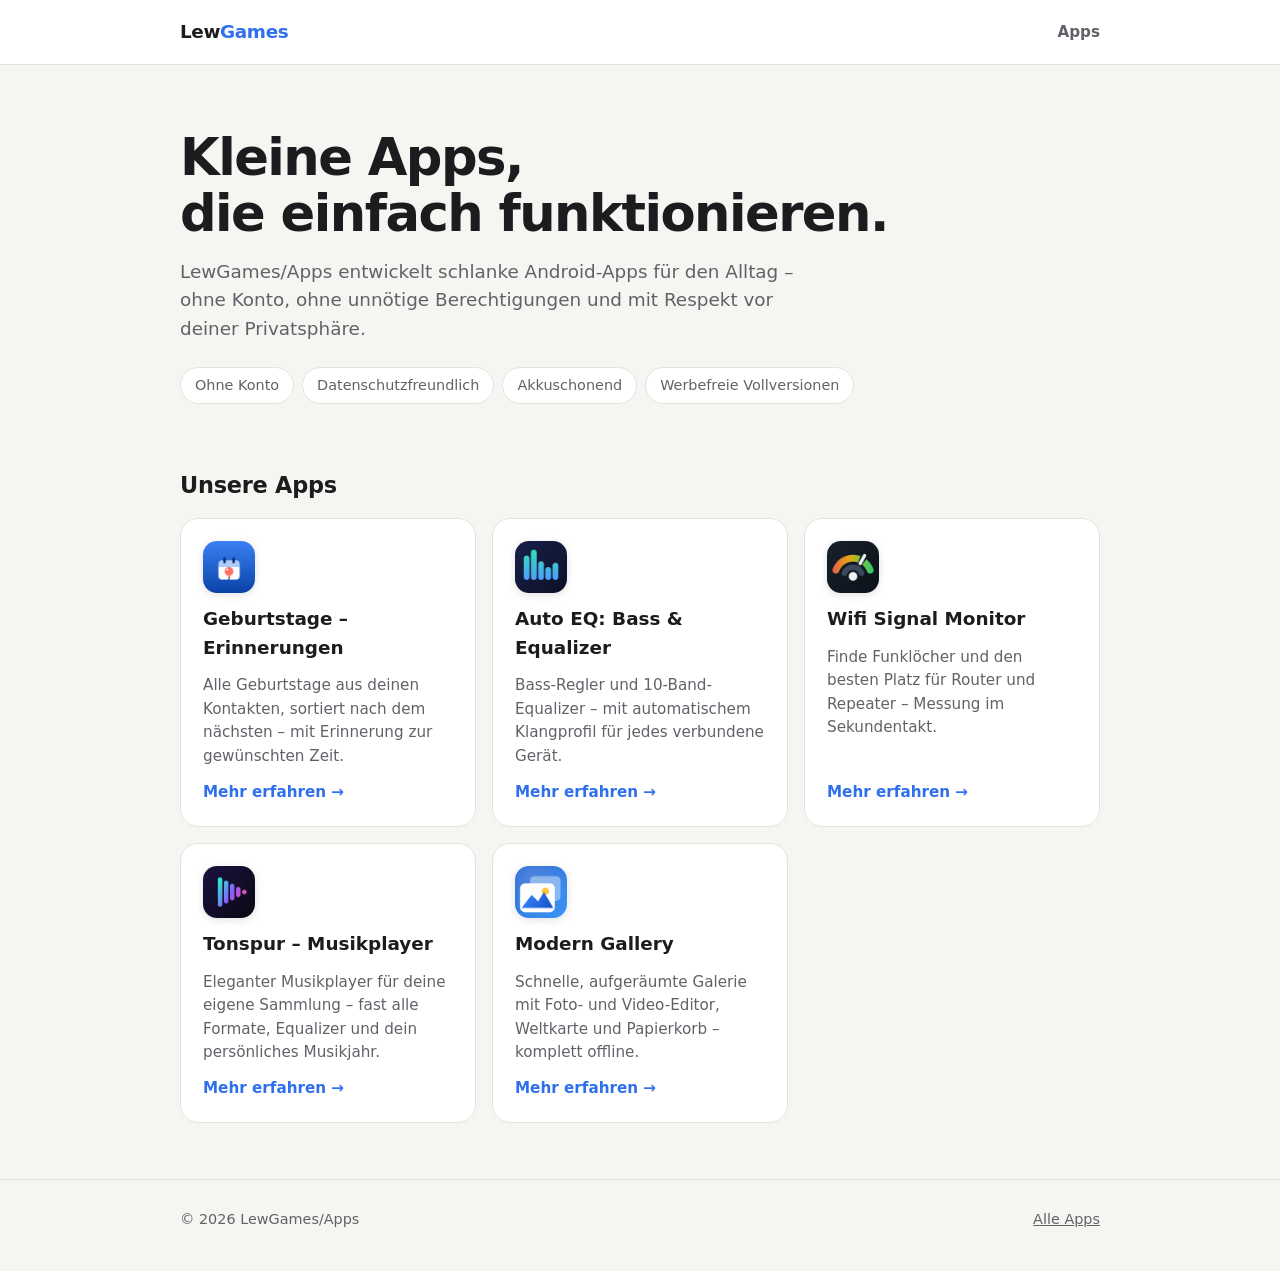
<file: index.html>
<!DOCTYPE html>
<html lang="de">
<head>
<meta charset="utf-8">
<meta name="viewport" content="width=device-width, initial-scale=1">
<title>LewGames/Apps – Android-Apps</title>
<meta name="description" content="Schlanke Android-Apps von LewGames/Apps: Geburtstage, Auto EQ, Wifi Signal Monitor, Tonspur und Modern Gallery.">
<link rel="stylesheet" href="style.css">
</head>
<body>
<header class="site">
  <div class="wrap">
    <a class="brand" href="index.html">Lew<span>Games</span></a>
    <nav><a href="index.html#apps">Apps</a></nav>
  </div>
</header>
<main class="wrap">
<section class="hero">
  <h1>Kleine Apps,<br>die einfach funktionieren.</h1>
  <p>LewGames/Apps entwickelt schlanke Android-Apps für den Alltag – ohne Konto, ohne unnötige Berechtigungen und mit Respekt vor deiner Privatsphäre.</p>
  <div class="pills">
    <span class="pill">Ohne Konto</span>
    <span class="pill">Datenschutzfreundlich</span>
    <span class="pill">Akkuschonend</span>
    <span class="pill">Werbefreie Vollversionen</span>
  </div>
</section>
<h2 class="section" id="apps">Unsere Apps</h2>
<section class="grid">
  <a class="card" href="geburtstage.html">
    <img class="icon" src="geburtstage.png" alt="Geburtstage – Erinnerungen Icon" width="52" height="52">
    <h3>Geburtstage – Erinnerungen</h3>
    <p>Alle Geburtstage aus deinen Kontakten, sortiert nach dem nächsten – mit Erinnerung zur gewünschten Zeit.</p>
    <span class="more">Mehr erfahren →</span>
  </a>
  <a class="card" href="auto-eq.html">
    <img class="icon" src="auto-eq.png" alt="Auto EQ: Bass &amp; Equalizer Icon" width="52" height="52">
    <h3>Auto EQ: Bass &amp; Equalizer</h3>
    <p>Bass-Regler und 10-Band-Equalizer – mit automatischem Klangprofil für jedes verbundene Gerät.</p>
    <span class="more">Mehr erfahren →</span>
  </a>
  <a class="card" href="wifi-signal-monitor.html">
    <img class="icon" src="wifi-signal-monitor.png" alt="Wifi Signal Monitor Icon" width="52" height="52">
    <h3>Wifi Signal Monitor</h3>
    <p>Finde Funklöcher und den besten Platz für Router und Repeater – Messung im Sekundentakt.</p>
    <span class="more">Mehr erfahren →</span>
  </a>
  <a class="card" href="tonspur.html">
    <img class="icon" src="tonspur.png" alt="Tonspur – Musikplayer Icon" width="52" height="52">
    <h3>Tonspur – Musikplayer</h3>
    <p>Eleganter Musikplayer für deine eigene Sammlung – fast alle Formate, Equalizer und dein persönliches Musikjahr.</p>
    <span class="more">Mehr erfahren →</span>
  </a>
  <a class="card" href="modern-gallery.html">
    <img class="icon" src="modern-gallery.png" alt="Modern Gallery Icon" width="52" height="52">
    <h3>Modern Gallery</h3>
    <p>Schnelle, aufgeräumte Galerie mit Foto- und Video-Editor, Weltkarte und Papierkorb – komplett offline.</p>
    <span class="more">Mehr erfahren →</span>
  </a>
</section>
</main>
<footer class="site">
  <div class="wrap">
    <span>© 2026 LewGames/Apps</span>
    <a href="index.html#apps">Alle Apps</a>
  </div>
</footer>
</body>
</html>
</file>
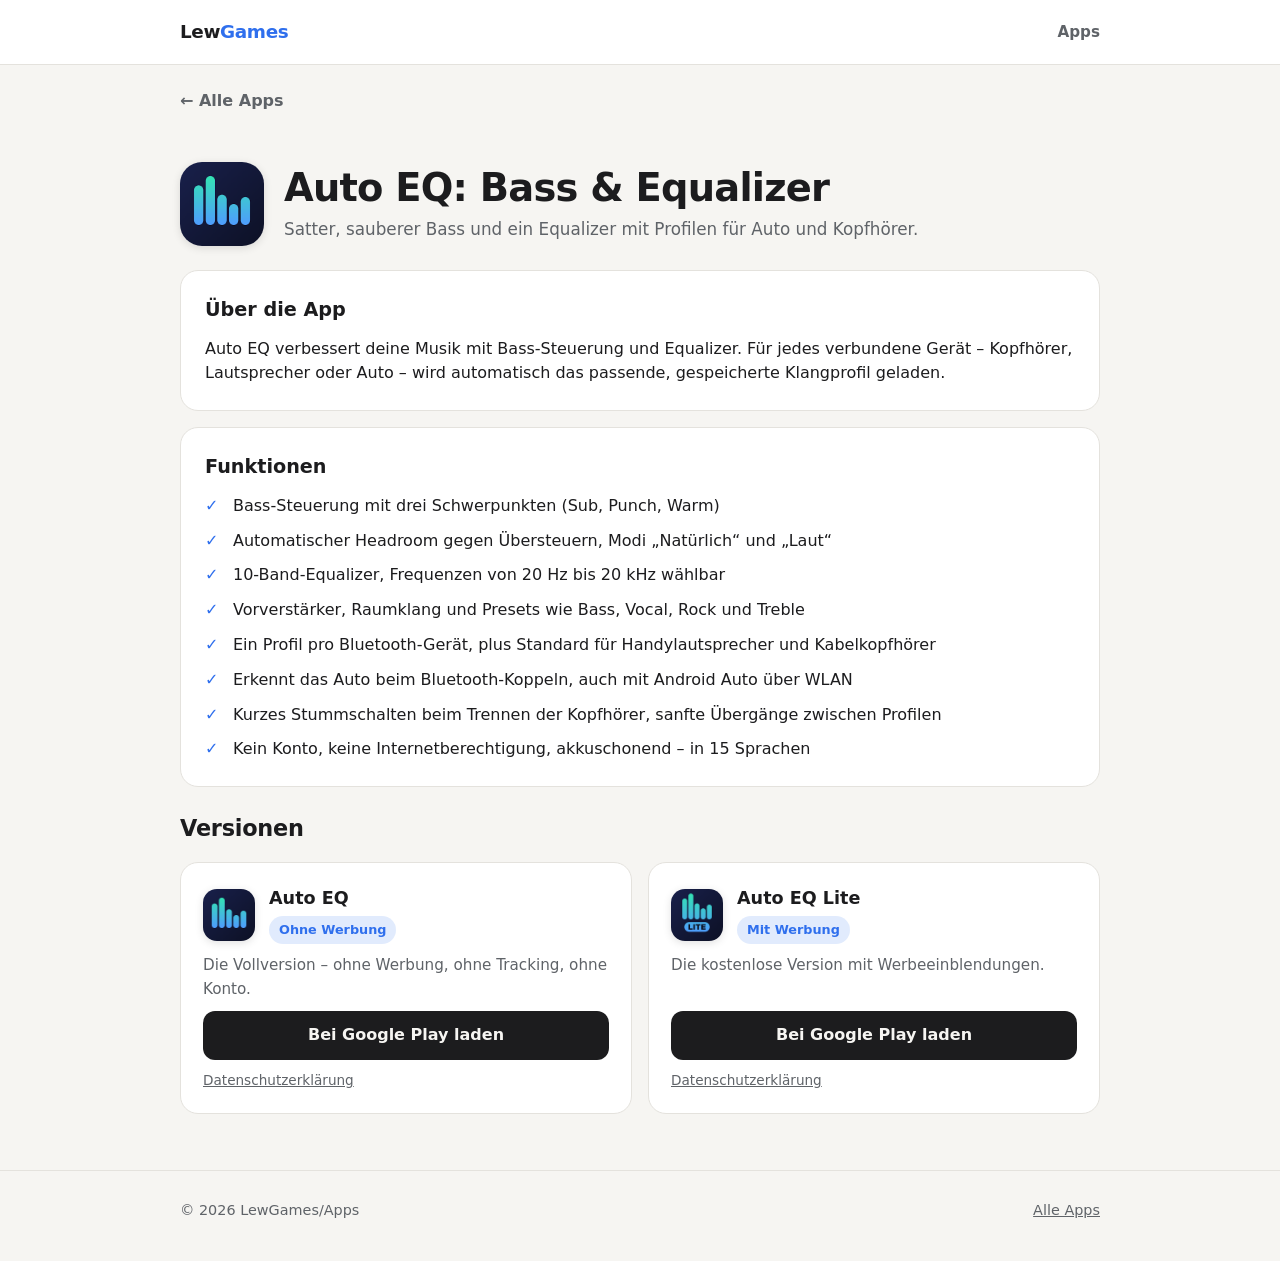
<file: auto-eq.html>
<!DOCTYPE html>
<html lang="de">
<head>
<meta charset="utf-8">
<meta name="viewport" content="width=device-width, initial-scale=1">
<title>Auto EQ: Bass &amp; Equalizer – LewGames/Apps</title>
<meta name="description" content="Satter, sauberer Bass und ein Equalizer mit Profilen für Auto und Kopfhörer.">
<link rel="stylesheet" href="style.css">
</head>
<body>
<header class="site">
  <div class="wrap">
    <a class="brand" href="index.html">Lew<span>Games</span></a>
    <nav><a href="index.html#apps">Apps</a></nav>
  </div>
</header>
<main class="wrap">
<a class="back" href="index.html">← Alle Apps</a>
<section class="app-hero">
  <img class="icon big" src="auto-eq.png" alt="Auto EQ: Bass &amp; Equalizer Icon" width="84" height="84">
  <div>
    <h1>Auto EQ: Bass &amp; Equalizer</h1>
    <p>Satter, sauberer Bass und ein Equalizer mit Profilen für Auto und Kopfhörer.</p>
  </div>
</section>
<section class="panel">
  <h2>Über die App</h2>
    <p>Auto EQ verbessert deine Musik mit Bass-Steuerung und Equalizer. Für jedes verbundene Gerät – Kopfhörer, Lautsprecher oder Auto – wird automatisch das passende, gespeicherte Klangprofil geladen.</p>
</section>
  <section class="panel">
    <h2>Funktionen</h2>
    <ul class="features">
      <li>Bass-Steuerung mit drei Schwerpunkten (Sub, Punch, Warm)</li>
      <li>Automatischer Headroom gegen Übersteuern, Modi „Natürlich“ und „Laut“</li>
      <li>10-Band-Equalizer, Frequenzen von 20 Hz bis 20 kHz wählbar</li>
      <li>Vorverstärker, Raumklang und Presets wie Bass, Vocal, Rock und Treble</li>
      <li>Ein Profil pro Bluetooth-Gerät, plus Standard für Handylautsprecher und Kabelkopfhörer</li>
      <li>Erkennt das Auto beim Bluetooth-Koppeln, auch mit Android Auto über WLAN</li>
      <li>Kurzes Stummschalten beim Trennen der Kopfhörer, sanfte Übergänge zwischen Profilen</li>
      <li>Kein Konto, keine Internetberechtigung, akkuschonend – in 15 Sprachen</li>
    </ul>
  </section>
<h2 class="section">Versionen</h2>
<section class="versions">
    <div class="version">
      <div class="vhead">
        <img class="icon" src="auto-eq.png" alt="Auto EQ Icon" width="52" height="52">
        <div>
          <h3>Auto EQ</h3>
          <span class="tag">Ohne Werbung</span>
        </div>
      </div>
      <p>Die Vollversion – ohne Werbung, ohne Tracking, ohne Konto.</p>
      <a class="btn" href="https://play.google.com/store/apps/details?id=com.lewgames.autoeq" target="_blank" rel="noopener">Bei Google Play laden</a>
      <a class="small-link" href="https://sites.google.com/view/lewgamesautoeq/startseite" target="_blank" rel="noopener">Datenschutzerklärung</a>
    </div>
    <div class="version">
      <div class="vhead">
        <img class="icon" src="auto-eq-lite.png" alt="Auto EQ Lite Icon" width="52" height="52">
        <div>
          <h3>Auto EQ Lite</h3>
          <span class="tag">Mit Werbung</span>
        </div>
      </div>
      <p>Die kostenlose Version mit Werbeeinblendungen.</p>
      <a class="btn" href="https://play.google.com/store/apps/details?id=com.lewgames.autoeq.lite" target="_blank" rel="noopener">Bei Google Play laden</a>
      <a class="small-link" href="https://sites.google.com/view/lewgamesautoeqlite/startseite" target="_blank" rel="noopener">Datenschutzerklärung</a>
    </div>
</section>
<div style="height:40px"></div>
</main>
<footer class="site">
  <div class="wrap">
    <span>© 2026 LewGames/Apps</span>
    <a href="index.html#apps">Alle Apps</a>
  </div>
</footer>
</body>
</html>
</file>
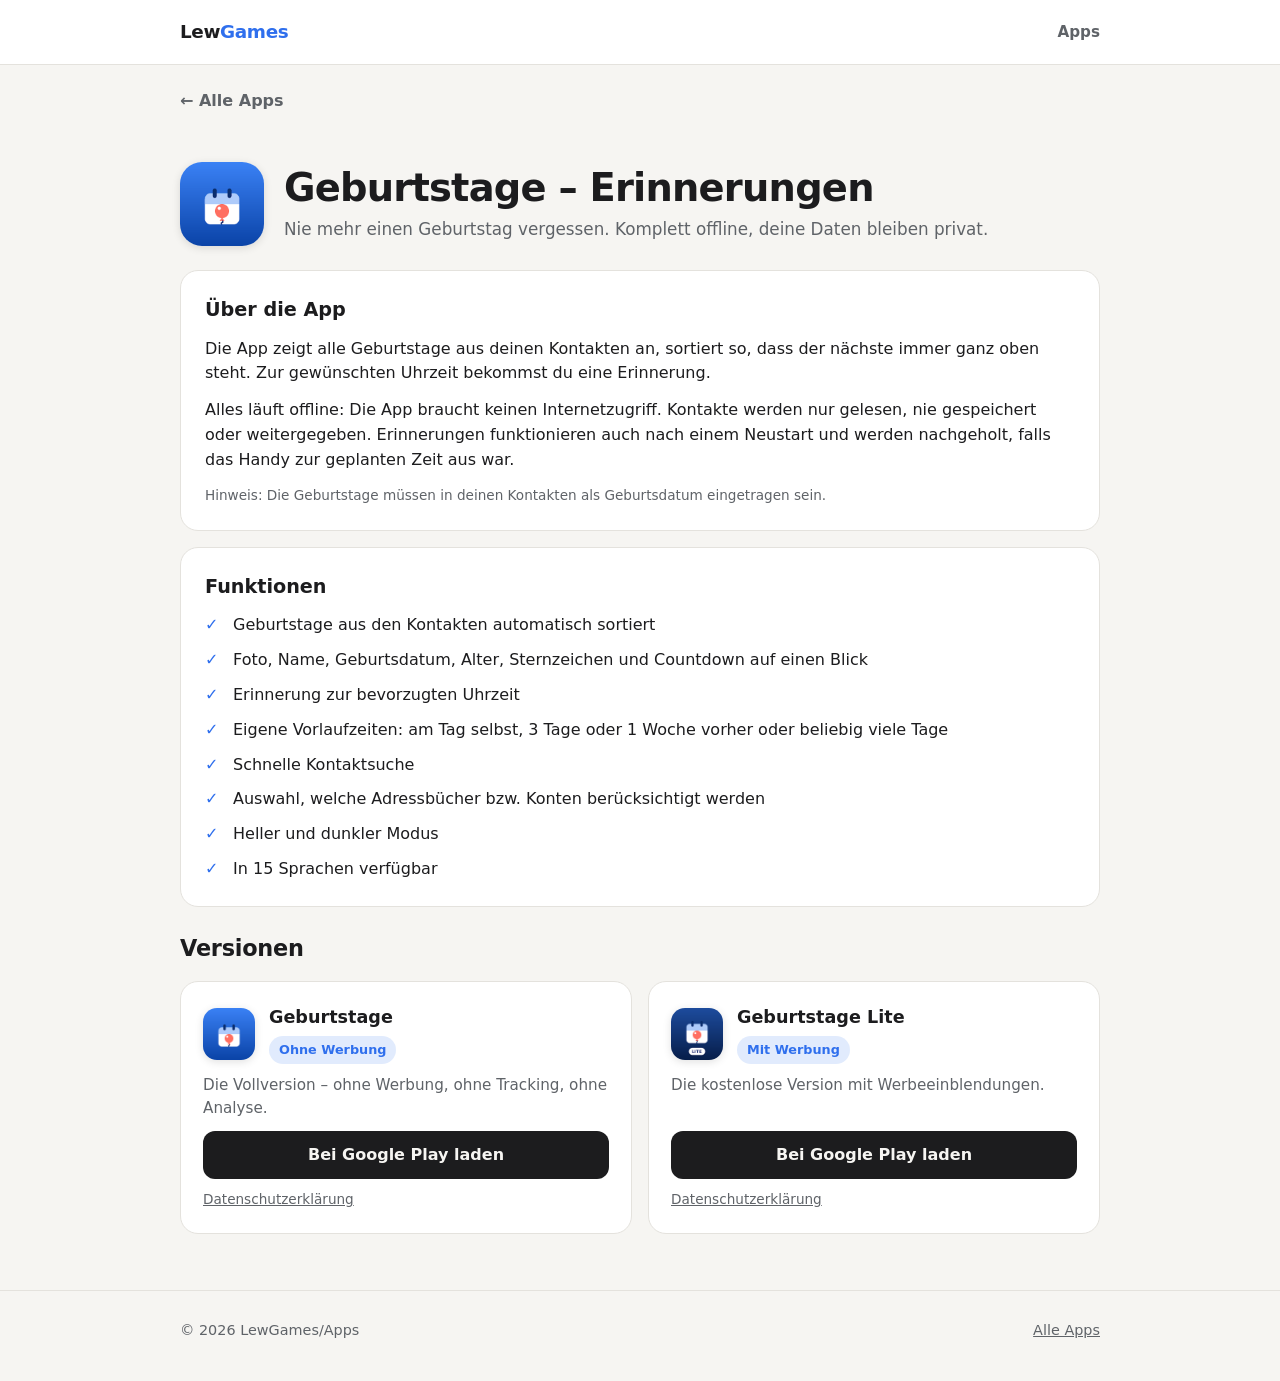
<file: geburtstage.html>
<!DOCTYPE html>
<html lang="de">
<head>
<meta charset="utf-8">
<meta name="viewport" content="width=device-width, initial-scale=1">
<title>Geburtstage – Erinnerungen – LewGames/Apps</title>
<meta name="description" content="Nie mehr einen Geburtstag vergessen. Komplett offline, deine Daten bleiben privat.">
<link rel="stylesheet" href="style.css">
</head>
<body>
<header class="site">
  <div class="wrap">
    <a class="brand" href="index.html">Lew<span>Games</span></a>
    <nav><a href="index.html#apps">Apps</a></nav>
  </div>
</header>
<main class="wrap">
<a class="back" href="index.html">← Alle Apps</a>
<section class="app-hero">
  <img class="icon big" src="geburtstage.png" alt="Geburtstage – Erinnerungen Icon" width="84" height="84">
  <div>
    <h1>Geburtstage – Erinnerungen</h1>
    <p>Nie mehr einen Geburtstag vergessen. Komplett offline, deine Daten bleiben privat.</p>
  </div>
</section>
<section class="panel">
  <h2>Über die App</h2>
    <p>Die App zeigt alle Geburtstage aus deinen Kontakten an, sortiert so, dass der nächste immer ganz oben steht. Zur gewünschten Uhrzeit bekommst du eine Erinnerung.</p>
    <p>Alles läuft offline: Die App braucht keinen Internetzugriff. Kontakte werden nur gelesen, nie gespeichert oder weitergegeben. Erinnerungen funktionieren auch nach einem Neustart und werden nachgeholt, falls das Handy zur geplanten Zeit aus war.</p>
    <p class="small-link">Hinweis: Die Geburtstage müssen in deinen Kontakten als Geburtsdatum eingetragen sein.</p>
</section>
  <section class="panel">
    <h2>Funktionen</h2>
    <ul class="features">
      <li>Geburtstage aus den Kontakten automatisch sortiert</li>
      <li>Foto, Name, Geburtsdatum, Alter, Sternzeichen und Countdown auf einen Blick</li>
      <li>Erinnerung zur bevorzugten Uhrzeit</li>
      <li>Eigene Vorlaufzeiten: am Tag selbst, 3 Tage oder 1 Woche vorher oder beliebig viele Tage</li>
      <li>Schnelle Kontaktsuche</li>
      <li>Auswahl, welche Adressbücher bzw. Konten berücksichtigt werden</li>
      <li>Heller und dunkler Modus</li>
      <li>In 15 Sprachen verfügbar</li>
    </ul>
  </section>
<h2 class="section">Versionen</h2>
<section class="versions">
    <div class="version">
      <div class="vhead">
        <img class="icon" src="geburtstage.png" alt="Geburtstage Icon" width="52" height="52">
        <div>
          <h3>Geburtstage</h3>
          <span class="tag">Ohne Werbung</span>
        </div>
      </div>
      <p>Die Vollversion – ohne Werbung, ohne Tracking, ohne Analyse.</p>
      <a class="btn" href="https://play.google.com/store/apps/details?id=com.lewgames.geburtstage" target="_blank" rel="noopener">Bei Google Play laden</a>
      <a class="small-link" href="https://sites.google.com/view/lewgamesgeburtstage/startseite" target="_blank" rel="noopener">Datenschutzerklärung</a>
    </div>
    <div class="version">
      <div class="vhead">
        <img class="icon" src="geburtstage-lite.png" alt="Geburtstage Lite Icon" width="52" height="52">
        <div>
          <h3>Geburtstage Lite</h3>
          <span class="tag">Mit Werbung</span>
        </div>
      </div>
      <p>Die kostenlose Version mit Werbeeinblendungen.</p>
      <a class="btn" href="https://play.google.com/store/apps/details?id=com.lewgames.geburtstage.free" target="_blank" rel="noopener">Bei Google Play laden</a>
      <a class="small-link" href="https://sites.google.com/view/lewgamesgeburtstagefree/startseite" target="_blank" rel="noopener">Datenschutzerklärung</a>
    </div>
</section>
<div style="height:40px"></div>
</main>
<footer class="site">
  <div class="wrap">
    <span>© 2026 LewGames/Apps</span>
    <a href="index.html#apps">Alle Apps</a>
  </div>
</footer>
</body>
</html>
</file>
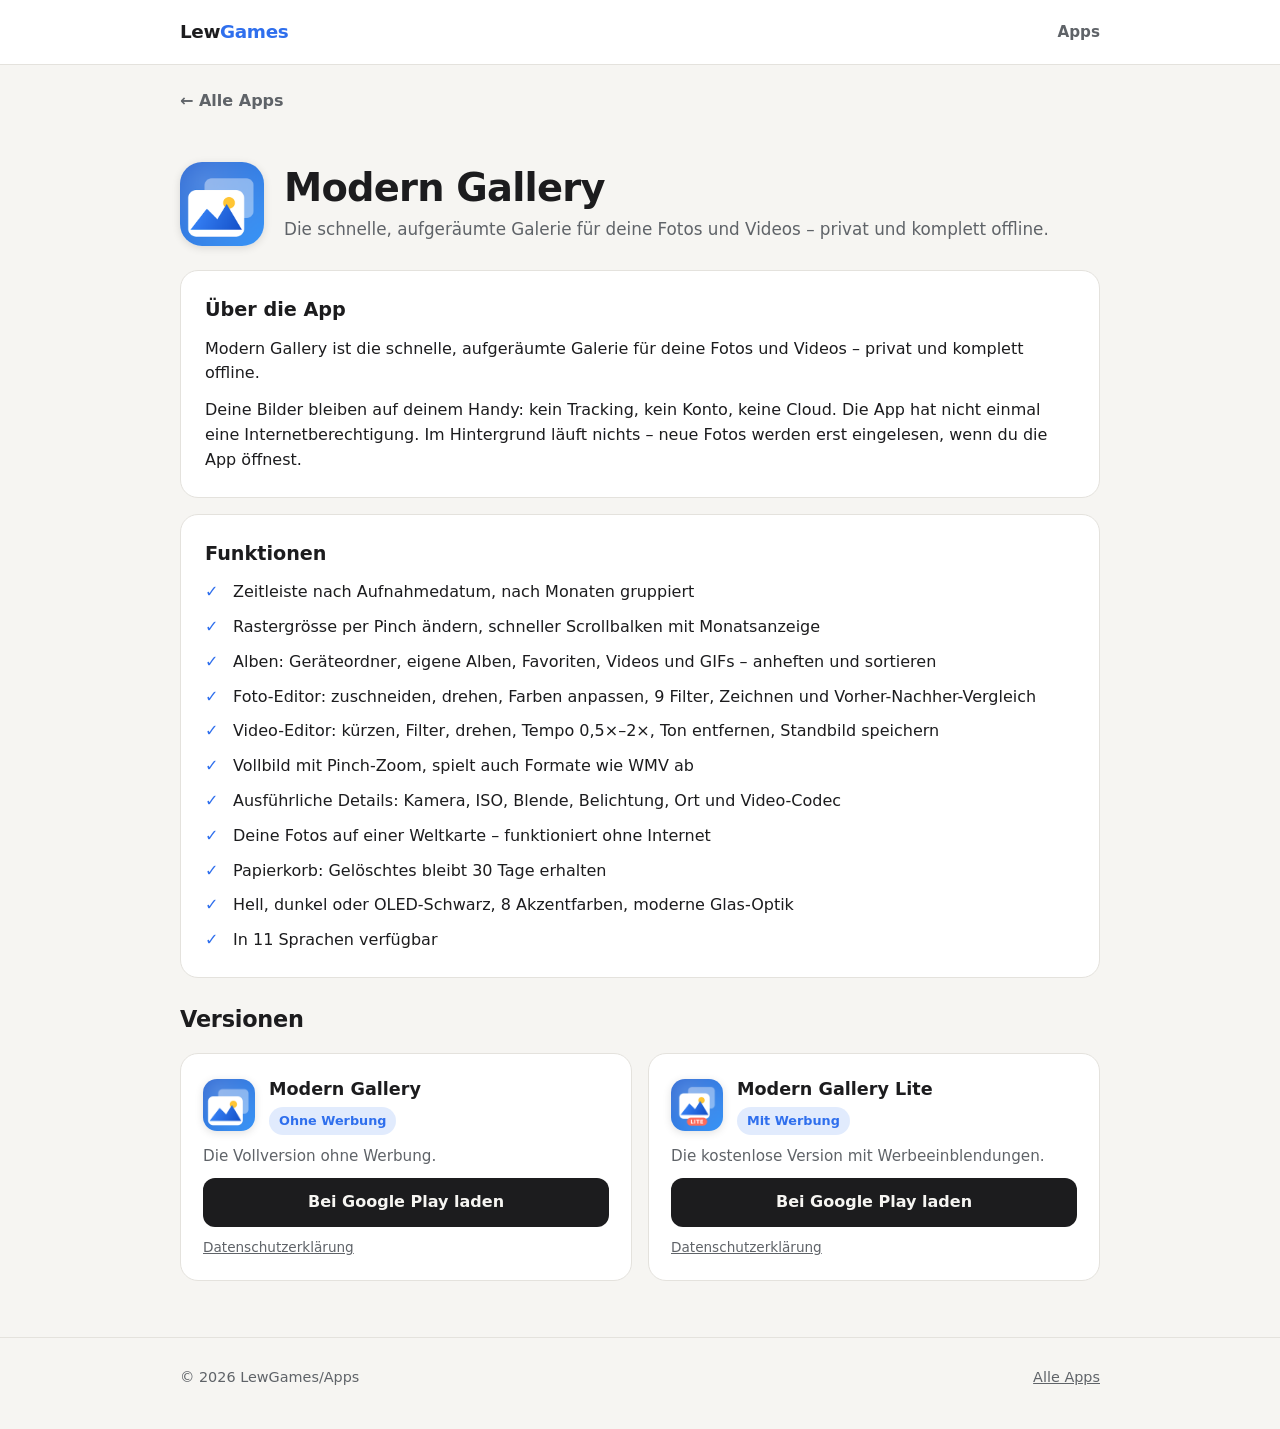
<file: modern-gallery.html>
<!DOCTYPE html>
<html lang="de">
<head>
<meta charset="utf-8">
<meta name="viewport" content="width=device-width, initial-scale=1">
<title>Modern Gallery – LewGames/Apps</title>
<meta name="description" content="Die schnelle, aufgeräumte Galerie für deine Fotos und Videos – privat und komplett offline.">
<link rel="stylesheet" href="style.css">
</head>
<body>
<header class="site">
  <div class="wrap">
    <a class="brand" href="index.html">Lew<span>Games</span></a>
    <nav><a href="index.html#apps">Apps</a></nav>
  </div>
</header>
<main class="wrap">
<a class="back" href="index.html">← Alle Apps</a>
<section class="app-hero">
  <img class="icon big" src="modern-gallery.png" alt="Modern Gallery Icon" width="84" height="84">
  <div>
    <h1>Modern Gallery</h1>
    <p>Die schnelle, aufgeräumte Galerie für deine Fotos und Videos – privat und komplett offline.</p>
  </div>
</section>
<section class="panel">
  <h2>Über die App</h2>
    <p>Modern Gallery ist die schnelle, aufgeräumte Galerie für deine Fotos und Videos – privat und komplett offline.</p>
    <p>Deine Bilder bleiben auf deinem Handy: kein Tracking, kein Konto, keine Cloud. Die App hat nicht einmal eine Internetberechtigung. Im Hintergrund läuft nichts – neue Fotos werden erst eingelesen, wenn du die App öffnest.</p>
</section>
  <section class="panel">
    <h2>Funktionen</h2>
    <ul class="features">
      <li>Zeitleiste nach Aufnahmedatum, nach Monaten gruppiert</li>
      <li>Rastergrösse per Pinch ändern, schneller Scrollbalken mit Monatsanzeige</li>
      <li>Alben: Geräteordner, eigene Alben, Favoriten, Videos und GIFs – anheften und sortieren</li>
      <li>Foto-Editor: zuschneiden, drehen, Farben anpassen, 9 Filter, Zeichnen und Vorher-Nachher-Vergleich</li>
      <li>Video-Editor: kürzen, Filter, drehen, Tempo 0,5×–2×, Ton entfernen, Standbild speichern</li>
      <li>Vollbild mit Pinch-Zoom, spielt auch Formate wie WMV ab</li>
      <li>Ausführliche Details: Kamera, ISO, Blende, Belichtung, Ort und Video-Codec</li>
      <li>Deine Fotos auf einer Weltkarte – funktioniert ohne Internet</li>
      <li>Papierkorb: Gelöschtes bleibt 30 Tage erhalten</li>
      <li>Hell, dunkel oder OLED-Schwarz, 8 Akzentfarben, moderne Glas-Optik</li>
      <li>In 11 Sprachen verfügbar</li>
    </ul>
  </section>
<h2 class="section">Versionen</h2>
<section class="versions">
    <div class="version">
      <div class="vhead">
        <img class="icon" src="modern-gallery.png" alt="Modern Gallery Icon" width="52" height="52">
        <div>
          <h3>Modern Gallery</h3>
          <span class="tag">Ohne Werbung</span>
        </div>
      </div>
      <p>Die Vollversion ohne Werbung.</p>
      <a class="btn" href="https://play.google.com/store/apps/details?id=com.lewgames.moderngallery" target="_blank" rel="noopener">Bei Google Play laden</a>
      <a class="small-link" href="https://sites.google.com/view/lewgamesmoderngallery/startseite" target="_blank" rel="noopener">Datenschutzerklärung</a>
    </div>
    <div class="version">
      <div class="vhead">
        <img class="icon" src="modern-gallery-lite.png" alt="Modern Gallery Lite Icon" width="52" height="52">
        <div>
          <h3>Modern Gallery Lite</h3>
          <span class="tag">Mit Werbung</span>
        </div>
      </div>
      <p>Die kostenlose Version mit Werbeeinblendungen.</p>
      <a class="btn" href="https://play.google.com/store/apps/details?id=com.lewgames.moderngallery.lite" target="_blank" rel="noopener">Bei Google Play laden</a>
      <a class="small-link" href="https://sites.google.com/view/lewgamesmoderngallerylite/startseite" target="_blank" rel="noopener">Datenschutzerklärung</a>
    </div>
</section>
<div style="height:40px"></div>
</main>
<footer class="site">
  <div class="wrap">
    <span>© 2026 LewGames/Apps</span>
    <a href="index.html#apps">Alle Apps</a>
  </div>
</footer>
</body>
</html>
</file>
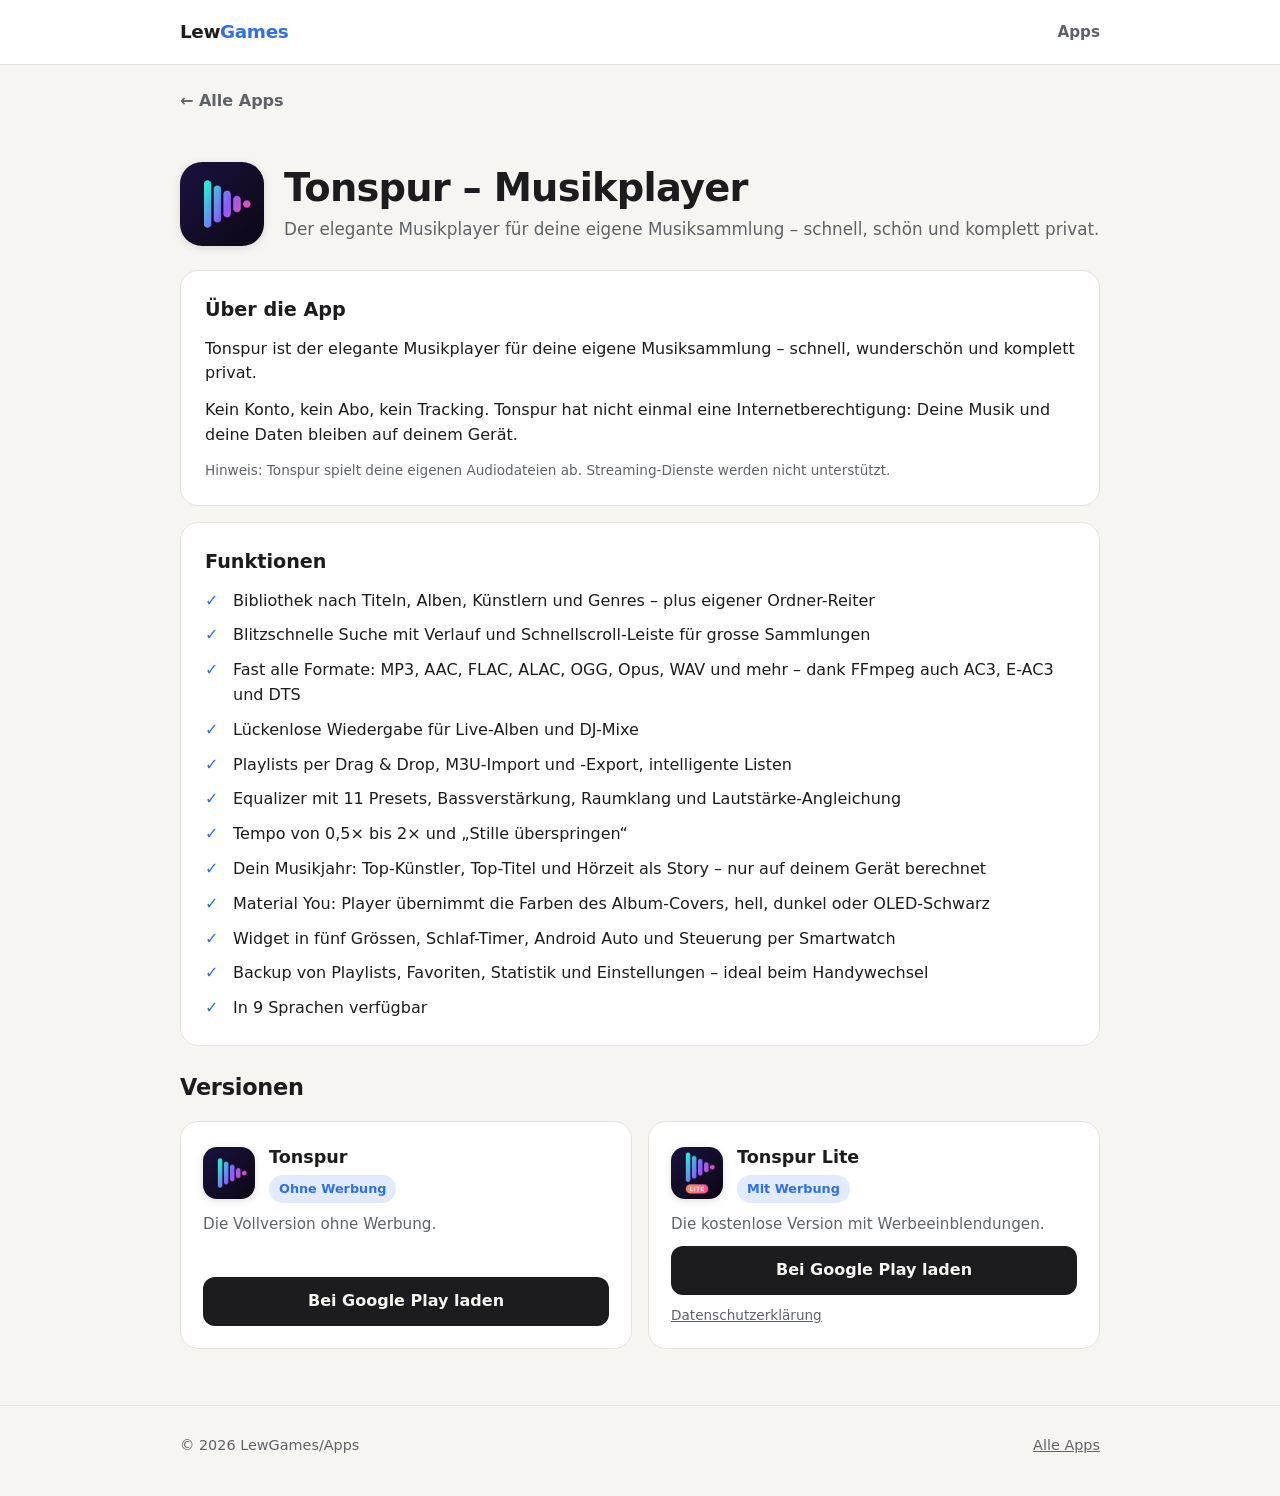
<file: tonspur.html>
<!DOCTYPE html>
<html lang="de">
<head>
<meta charset="utf-8">
<meta name="viewport" content="width=device-width, initial-scale=1">
<title>Tonspur – Musikplayer – LewGames/Apps</title>
<meta name="description" content="Der elegante Musikplayer für deine eigene Musiksammlung – schnell, schön und komplett privat.">
<link rel="stylesheet" href="style.css">
</head>
<body>
<header class="site">
  <div class="wrap">
    <a class="brand" href="index.html">Lew<span>Games</span></a>
    <nav><a href="index.html#apps">Apps</a></nav>
  </div>
</header>
<main class="wrap">
<a class="back" href="index.html">← Alle Apps</a>
<section class="app-hero">
  <img class="icon big" src="tonspur.png" alt="Tonspur – Musikplayer Icon" width="84" height="84">
  <div>
    <h1>Tonspur – Musikplayer</h1>
    <p>Der elegante Musikplayer für deine eigene Musiksammlung – schnell, schön und komplett privat.</p>
  </div>
</section>
<section class="panel">
  <h2>Über die App</h2>
    <p>Tonspur ist der elegante Musikplayer für deine eigene Musiksammlung – schnell, wunderschön und komplett privat.</p>
    <p>Kein Konto, kein Abo, kein Tracking. Tonspur hat nicht einmal eine Internetberechtigung: Deine Musik und deine Daten bleiben auf deinem Gerät.</p>
    <p class="small-link">Hinweis: Tonspur spielt deine eigenen Audiodateien ab. Streaming-Dienste werden nicht unterstützt.</p>
</section>
  <section class="panel">
    <h2>Funktionen</h2>
    <ul class="features">
      <li>Bibliothek nach Titeln, Alben, Künstlern und Genres – plus eigener Ordner-Reiter</li>
      <li>Blitzschnelle Suche mit Verlauf und Schnellscroll-Leiste für grosse Sammlungen</li>
      <li>Fast alle Formate: MP3, AAC, FLAC, ALAC, OGG, Opus, WAV und mehr – dank FFmpeg auch AC3, E-AC3 und DTS</li>
      <li>Lückenlose Wiedergabe für Live-Alben und DJ-Mixe</li>
      <li>Playlists per Drag &amp; Drop, M3U-Import und -Export, intelligente Listen</li>
      <li>Equalizer mit 11 Presets, Bassverstärkung, Raumklang und Lautstärke-Angleichung</li>
      <li>Tempo von 0,5× bis 2× und „Stille überspringen“</li>
      <li>Dein Musikjahr: Top-Künstler, Top-Titel und Hörzeit als Story – nur auf deinem Gerät berechnet</li>
      <li>Material You: Player übernimmt die Farben des Album-Covers, hell, dunkel oder OLED-Schwarz</li>
      <li>Widget in fünf Grössen, Schlaf-Timer, Android Auto und Steuerung per Smartwatch</li>
      <li>Backup von Playlists, Favoriten, Statistik und Einstellungen – ideal beim Handywechsel</li>
      <li>In 9 Sprachen verfügbar</li>
    </ul>
  </section>
<h2 class="section">Versionen</h2>
<section class="versions">
    <div class="version">
      <div class="vhead">
        <img class="icon" src="tonspur.png" alt="Tonspur Icon" width="52" height="52">
        <div>
          <h3>Tonspur</h3>
          <span class="tag">Ohne Werbung</span>
        </div>
      </div>
      <p>Die Vollversion ohne Werbung.</p>
      <a class="btn" href="https://play.google.com/store/apps/details?id=com.lewgames.tonspur" target="_blank" rel="noopener">Bei Google Play laden</a>
      
    </div>
    <div class="version">
      <div class="vhead">
        <img class="icon" src="tonspur-lite.png" alt="Tonspur Lite Icon" width="52" height="52">
        <div>
          <h3>Tonspur Lite</h3>
          <span class="tag">Mit Werbung</span>
        </div>
      </div>
      <p>Die kostenlose Version mit Werbeeinblendungen.</p>
      <a class="btn" href="https://play.google.com/store/apps/details?id=com.lewgames.tonspur.lite" target="_blank" rel="noopener">Bei Google Play laden</a>
      <a class="small-link" href="https://sites.google.com/view/lewgamestonspurlite/startseite" target="_blank" rel="noopener">Datenschutzerklärung</a>
    </div>
</section>
<div style="height:40px"></div>
</main>
<footer class="site">
  <div class="wrap">
    <span>© 2026 LewGames/Apps</span>
    <a href="index.html#apps">Alle Apps</a>
  </div>
</footer>
</body>
</html>
</file>
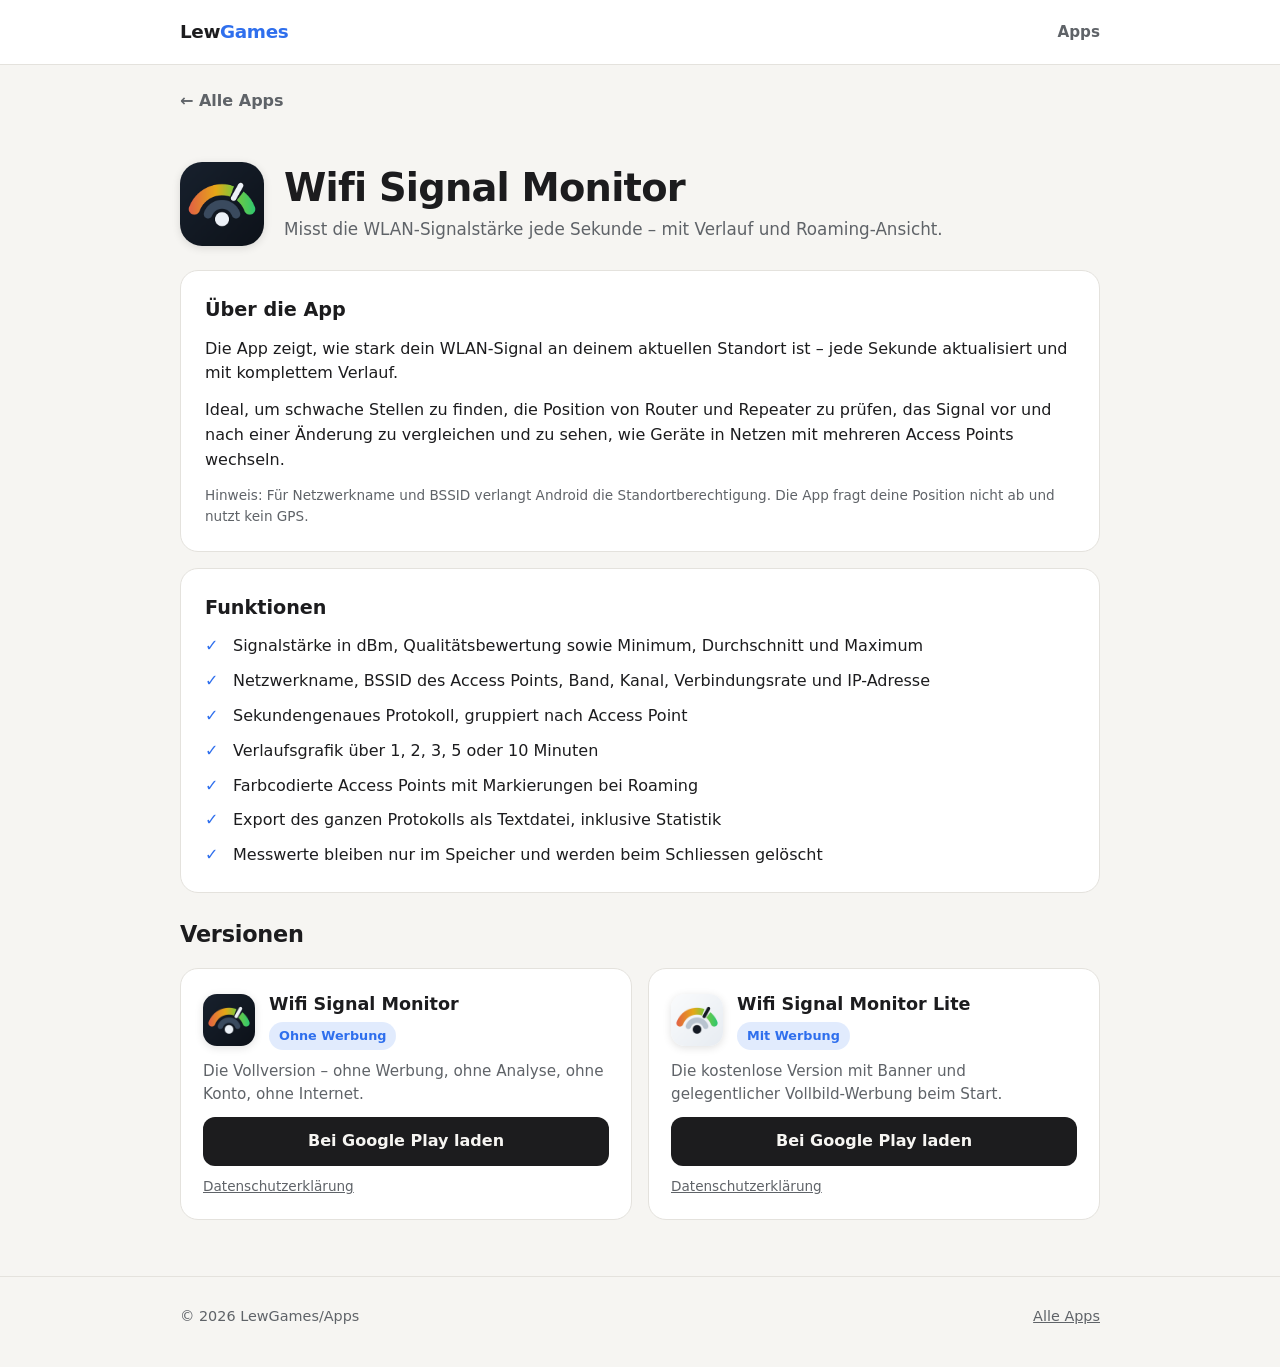
<file: wifi-signal-monitor.html>
<!DOCTYPE html>
<html lang="de">
<head>
<meta charset="utf-8">
<meta name="viewport" content="width=device-width, initial-scale=1">
<title>Wifi Signal Monitor – LewGames/Apps</title>
<meta name="description" content="Misst die WLAN-Signalstärke jede Sekunde – mit Verlauf und Roaming-Ansicht.">
<link rel="stylesheet" href="style.css">
</head>
<body>
<header class="site">
  <div class="wrap">
    <a class="brand" href="index.html">Lew<span>Games</span></a>
    <nav><a href="index.html#apps">Apps</a></nav>
  </div>
</header>
<main class="wrap">
<a class="back" href="index.html">← Alle Apps</a>
<section class="app-hero">
  <img class="icon big" src="wifi-signal-monitor.png" alt="Wifi Signal Monitor Icon" width="84" height="84">
  <div>
    <h1>Wifi Signal Monitor</h1>
    <p>Misst die WLAN-Signalstärke jede Sekunde – mit Verlauf und Roaming-Ansicht.</p>
  </div>
</section>
<section class="panel">
  <h2>Über die App</h2>
    <p>Die App zeigt, wie stark dein WLAN-Signal an deinem aktuellen Standort ist – jede Sekunde aktualisiert und mit komplettem Verlauf.</p>
    <p>Ideal, um schwache Stellen zu finden, die Position von Router und Repeater zu prüfen, das Signal vor und nach einer Änderung zu vergleichen und zu sehen, wie Geräte in Netzen mit mehreren Access Points wechseln.</p>
    <p class="small-link">Hinweis: Für Netzwerkname und BSSID verlangt Android die Standortberechtigung. Die App fragt deine Position nicht ab und nutzt kein GPS.</p>
</section>
  <section class="panel">
    <h2>Funktionen</h2>
    <ul class="features">
      <li>Signalstärke in dBm, Qualitätsbewertung sowie Minimum, Durchschnitt und Maximum</li>
      <li>Netzwerkname, BSSID des Access Points, Band, Kanal, Verbindungsrate und IP-Adresse</li>
      <li>Sekundengenaues Protokoll, gruppiert nach Access Point</li>
      <li>Verlaufsgrafik über 1, 2, 3, 5 oder 10 Minuten</li>
      <li>Farbcodierte Access Points mit Markierungen bei Roaming</li>
      <li>Export des ganzen Protokolls als Textdatei, inklusive Statistik</li>
      <li>Messwerte bleiben nur im Speicher und werden beim Schliessen gelöscht</li>
    </ul>
  </section>
<h2 class="section">Versionen</h2>
<section class="versions">
    <div class="version">
      <div class="vhead">
        <img class="icon" src="wifi-signal-monitor.png" alt="Wifi Signal Monitor Icon" width="52" height="52">
        <div>
          <h3>Wifi Signal Monitor</h3>
          <span class="tag">Ohne Werbung</span>
        </div>
      </div>
      <p>Die Vollversion – ohne Werbung, ohne Analyse, ohne Konto, ohne Internet.</p>
      <a class="btn" href="https://play.google.com/store/apps/details?id=com.lewgames.wifisignalmonitor" target="_blank" rel="noopener">Bei Google Play laden</a>
      <a class="small-link" href="https://sites.google.com/view/lewgameswifisignalmonitor/startseite" target="_blank" rel="noopener">Datenschutzerklärung</a>
    </div>
    <div class="version">
      <div class="vhead">
        <img class="icon" src="wifi-signal-monitor-lite.png" alt="Wifi Signal Monitor Lite Icon" width="52" height="52">
        <div>
          <h3>Wifi Signal Monitor Lite</h3>
          <span class="tag">Mit Werbung</span>
        </div>
      </div>
      <p>Die kostenlose Version mit Banner und gelegentlicher Vollbild-Werbung beim Start.</p>
      <a class="btn" href="https://play.google.com/store/apps/details?id=com.lewgames.wifisignalmonitor.lite" target="_blank" rel="noopener">Bei Google Play laden</a>
      <a class="small-link" href="https://sites.google.com/view/lewgameswifisignalmonitorlite/startseite" target="_blank" rel="noopener">Datenschutzerklärung</a>
    </div>
</section>
<div style="height:40px"></div>
</main>
<footer class="site">
  <div class="wrap">
    <span>© 2026 LewGames/Apps</span>
    <a href="index.html#apps">Alle Apps</a>
  </div>
</footer>
</body>
</html>
</file>
<file: style.css>
:root {
  --bg: #f6f5f2;
  --surface: #ffffff;
  --text: #1c1c1e;
  --muted: #5f6368;
  --line: #e4e2dd;
  --accent: #2f6fed;
  --radius: 18px;
}
@media (prefers-color-scheme: dark) {
  :root {
    --bg: #121214;
    --surface: #1c1c20;
    --text: #f2f2f4;
    --muted: #a0a3a8;
    --line: #2c2c31;
    --accent: #6c9bff;
  }
}
* { box-sizing: border-box; }
html { -webkit-text-size-adjust: 100%; }
body {
  margin: 0;
  font-family: system-ui, -apple-system, "Segoe UI", Roboto, "Helvetica Neue", Arial, sans-serif;
  background: var(--bg);
  color: var(--text);
  line-height: 1.55;
}
a { color: var(--accent); }
.wrap { max-width: 960px; margin: 0 auto; padding: 0 20px; }

/* Header */
header.site {
  border-bottom: 1px solid var(--line);
  background: var(--surface);
}
header.site .wrap {
  display: flex; align-items: center; justify-content: space-between;
  height: 64px;
}
.brand {
  font-weight: 800; font-size: 1.15rem; letter-spacing: -0.02em;
  color: var(--text); text-decoration: none;
}
.brand span { color: var(--accent); }
nav a { color: var(--muted); text-decoration: none; font-weight: 600; font-size: .95rem; }
nav a:hover { color: var(--text); }

/* Hero */
.hero { padding: 64px 0 40px; }
.hero h1 {
  font-size: clamp(2rem, 6vw, 3.2rem);
  line-height: 1.1; letter-spacing: -0.03em; margin: 0 0 16px;
}
.hero p { font-size: 1.15rem; color: var(--muted); max-width: 620px; margin: 0; }
.pills { display: flex; flex-wrap: wrap; gap: 8px; margin-top: 24px; }
.pill {
  border: 1px solid var(--line); background: var(--surface);
  border-radius: 999px; padding: 6px 14px; font-size: .9rem; color: var(--muted);
}

/* App grid */
h2.section { font-size: 1.4rem; margin: 24px 0 16px; letter-spacing: -0.01em; }
.grid {
  display: grid; gap: 16px;
  grid-template-columns: repeat(auto-fill, minmax(260px, 1fr));
  padding-bottom: 56px;
}
.card {
  display: flex; flex-direction: column; gap: 12px;
  background: var(--surface); border: 1px solid var(--line);
  border-radius: var(--radius); padding: 22px;
  text-decoration: none; color: var(--text);
  transition: transform .15s ease, box-shadow .15s ease;
}
.card:hover { transform: translateY(-2px); box-shadow: 0 10px 30px rgba(0,0,0,.08); }
.card h3 { margin: 0; font-size: 1.15rem; }
.card p { margin: 0; color: var(--muted); font-size: .95rem; flex: 1; }
.card .more { font-weight: 700; color: var(--accent); font-size: .95rem; }

.icon {
  width: 52px; height: 52px; border-radius: 14px;
  display: grid; place-items: center; font-size: 26px; color: #fff;
}
.icon.big { width: 84px; height: 84px; border-radius: 22px; font-size: 42px; }
.c-birthday { background: linear-gradient(135deg, #ff7a59, #e0457b); }
.c-eq       { background: linear-gradient(135deg, #7b5cff, #3f2bd1); }
.c-wifi     { background: linear-gradient(135deg, #18b6a4, #0e7c9b); }
.c-audio    { background: linear-gradient(135deg, #f5a524, #e0631c); }
.c-gallery  { background: linear-gradient(135deg, #3fa9f5, #2a5bd7); }

/* App detail page */
.app-hero { display: flex; gap: 20px; align-items: center; padding: 48px 0 24px; flex-wrap: wrap; }
.app-hero h1 { margin: 0 0 6px; font-size: clamp(1.7rem, 5vw, 2.4rem); letter-spacing: -0.02em; line-height: 1.15; }
.app-hero p { margin: 0; color: var(--muted); font-size: 1.05rem; }
.back { display: inline-block; margin-top: 24px; color: var(--muted); text-decoration: none; font-weight: 600; }
.back:hover { color: var(--text); }

.panel {
  background: var(--surface); border: 1px solid var(--line);
  border-radius: var(--radius); padding: 24px; margin-bottom: 16px;
}
.panel h2 { margin: 0 0 12px; font-size: 1.2rem; }
.panel p { margin: 0 0 12px; }
.panel p:last-child { margin-bottom: 0; }
ul.features { margin: 0; padding: 0; list-style: none; display: grid; gap: 10px; }
ul.features li { padding-left: 28px; position: relative; }
ul.features li::before {
  content: "✓"; position: absolute; left: 0; top: 0;
  color: var(--accent); font-weight: 800;
}

.versions { display: grid; gap: 16px; grid-template-columns: repeat(auto-fit, minmax(240px, 1fr)); margin-bottom: 16px; }
.version {
  background: var(--surface); border: 1px solid var(--line);
  border-radius: var(--radius); padding: 22px;
  display: flex; flex-direction: column; gap: 10px;
}
.version h3 { margin: 0; font-size: 1.1rem; }
.version .tag {
  align-self: flex-start; font-size: .8rem; font-weight: 700;
  padding: 4px 10px; border-radius: 999px;
  background: color-mix(in srgb, var(--accent) 14%, transparent); color: var(--accent);
}
.version p { margin: 0; color: var(--muted); font-size: .95rem; flex: 1; }
.btn {
  display: inline-block; text-align: center; text-decoration: none;
  background: var(--text); color: var(--bg);
  padding: 12px 18px; border-radius: 12px; font-weight: 700;
}
.btn:hover { opacity: .88; }
.btn.disabled { background: var(--line); color: var(--muted); pointer-events: none; }
.small-link { font-size: .85rem; color: var(--muted); }

/* Footer */
footer.site { border-top: 1px solid var(--line); padding: 28px 0 40px; color: var(--muted); font-size: .9rem; }
footer.site .wrap { display: flex; justify-content: space-between; flex-wrap: wrap; gap: 12px; }
footer.site a { color: var(--muted); }

/* Real app icons */
img.icon { display: block; object-fit: cover; box-shadow: 0 2px 8px rgba(0,0,0,.12); }
.vhead { display: flex; align-items: center; gap: 14px; }
.vhead h3 { margin: 0 0 4px; }
.vhead .tag { display: inline-block; }
</file>
